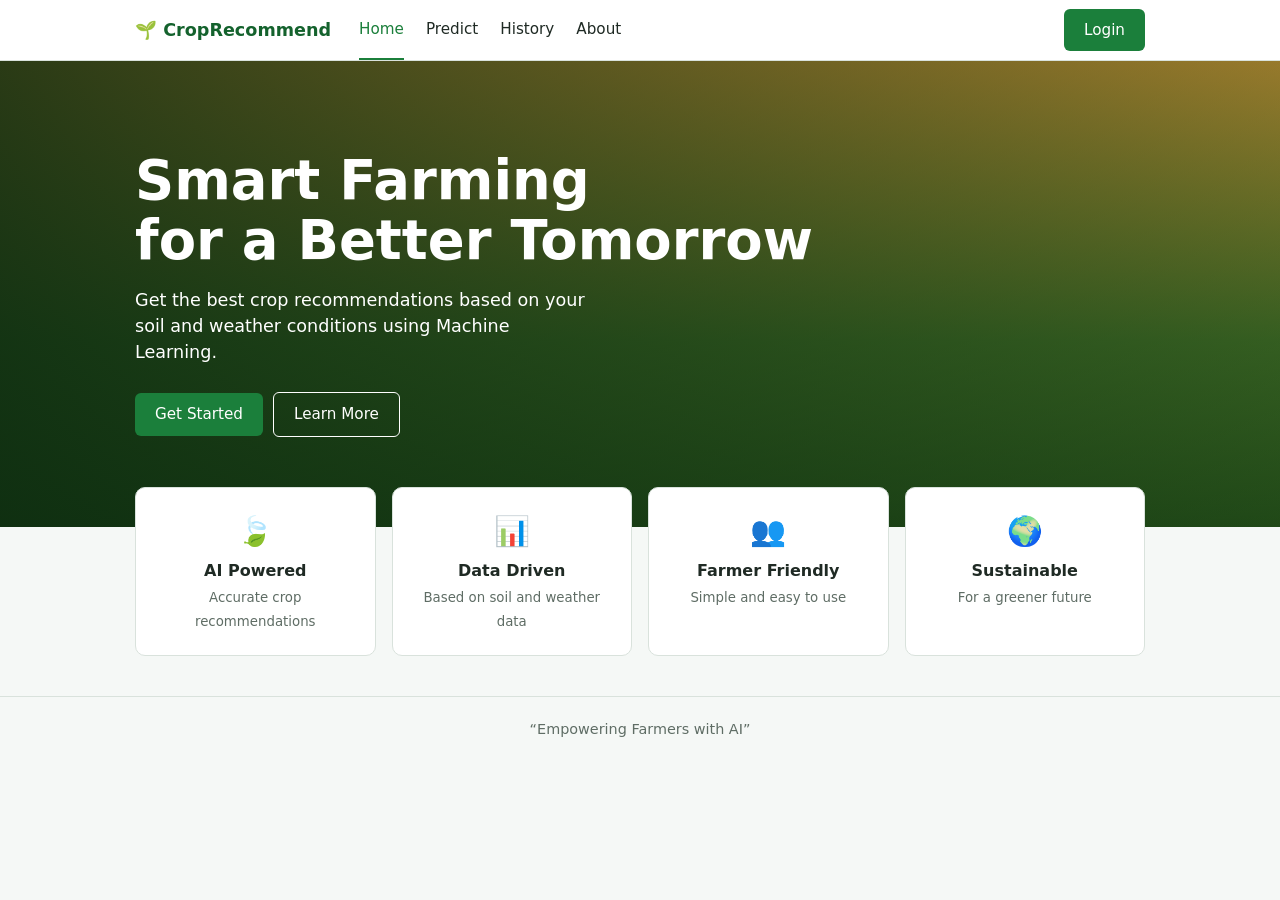
<file: fronthand/crop-recommend-website/crop-recommend-website/index.html>
<!DOCTYPE html>
<html lang="en"><head><meta charset="UTF-8"><meta name="viewport" content="width=device-width,initial-scale=1">
<title>Home | CropRecommend</title><link rel="stylesheet" href="css/style.css"></head>
<body data-page="index"><div id="site-header"></div>
<section class="hero"><div class="wrap"><h1>Smart Farming<br>for a Better Tomorrow</h1>
<p>Get the best crop recommendations based on your soil and weather conditions using Machine Learning.</p>
<a class="btn" href="predict.html">Get Started</a><a class="btn line" href="about.html">Learn More</a></div></section>
<main class="wrap"><div class="feats">
<div class="card"><div class="ico">🍃</div><b>AI Powered</b><small>Accurate crop recommendations</small></div>
<div class="card"><div class="ico">📊</div><b>Data Driven</b><small>Based on soil and weather data</small></div>
<div class="card"><div class="ico">👥</div><b>Farmer Friendly</b><small>Simple and easy to use</small></div>
<div class="card"><div class="ico">🌍</div><b>Sustainable</b><small>For a greener future</small></div></div></main>
<div id="site-footer"></div>
<script src="js/config.js"></script><script src="js/api.js"></script><script src="js/main.js"></script></body></html>
</file>
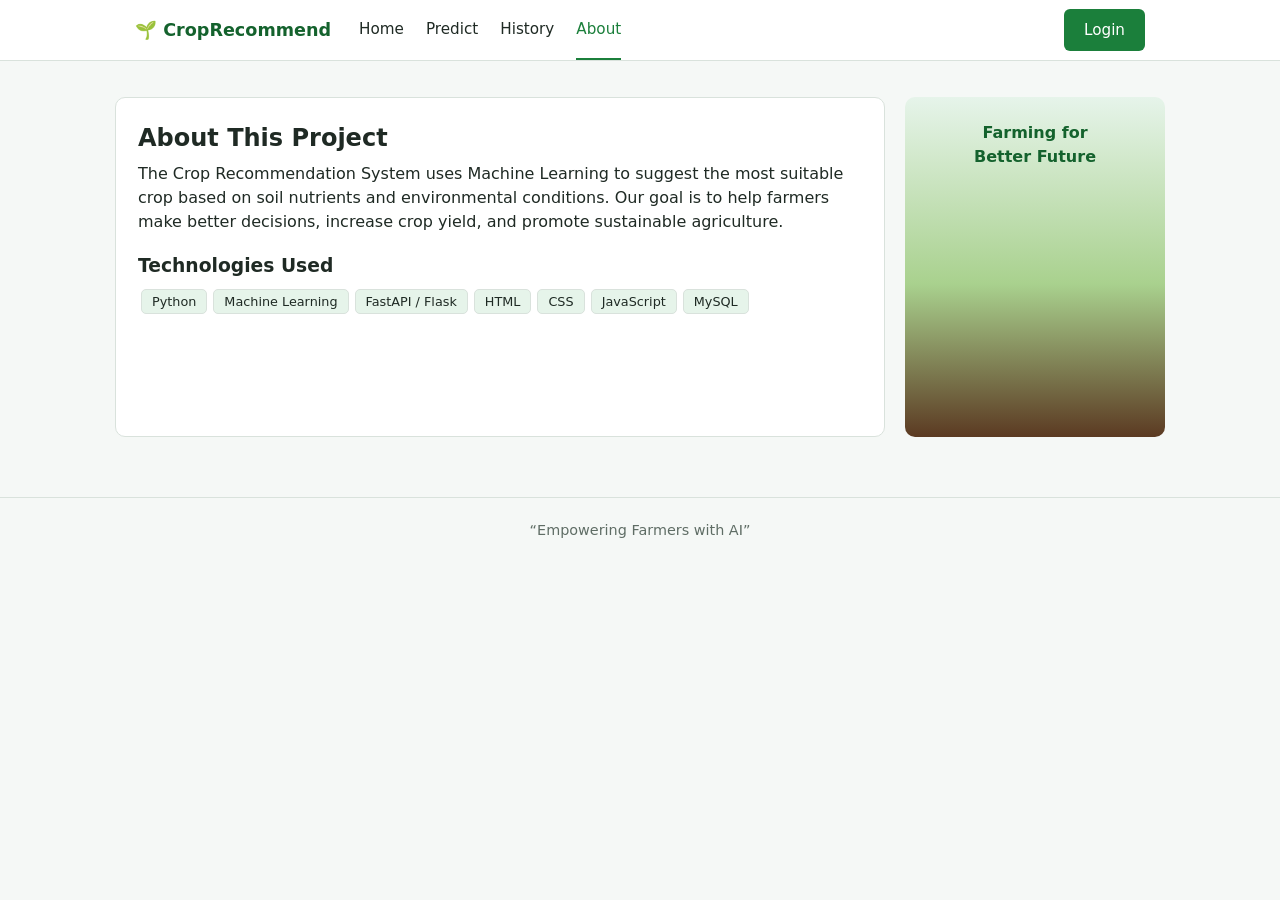
<file: fronthand/crop-recommend-website/crop-recommend-website/about.html>
<!DOCTYPE html>
<html lang="en"><head><meta charset="UTF-8"><meta name="viewport" content="width=device-width,initial-scale=1">
<title>About | CropRecommend</title><link rel="stylesheet" href="css/style.css"></head>
<body data-page="about"><div id="site-header"></div>
<main class="wrap page"><div class="split"><div class="card"><h2>About This Project</h2>
<p>The Crop Recommendation System uses Machine Learning to suggest the most suitable crop based on soil nutrients and environmental conditions. Our goal is to help farmers make better decisions, increase crop yield, and promote sustainable agriculture.</p>
<h3 style="margin:18px 0 6px">Technologies Used</h3>
<div class="tags"><span>Python</span><span>Machine Learning</span><span>FastAPI / Flask</span><span>HTML</span><span>CSS</span><span>JavaScript</span><span>MySQL</span></div></div>
<aside class="side">Farming for<br>Better Future</aside></div></main>
<div id="site-footer"></div>
<script src="js/config.js"></script><script src="js/api.js"></script><script src="js/main.js"></script></body></html>
</file>
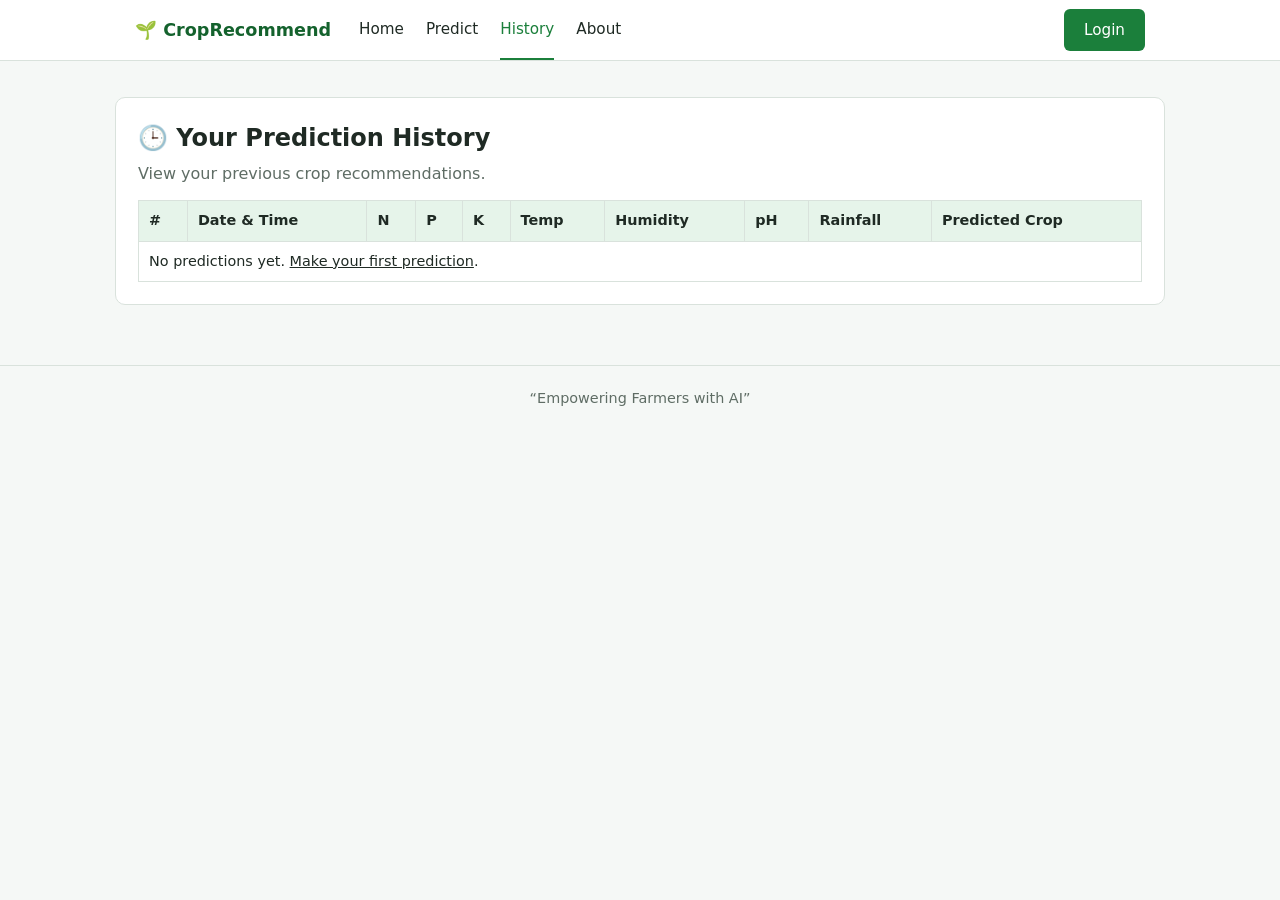
<file: fronthand/crop-recommend-website/crop-recommend-website/history.html>
<!DOCTYPE html>
<html lang="en"><head><meta charset="UTF-8"><meta name="viewport" content="width=device-width,initial-scale=1">
<title>History | CropRecommend</title><link rel="stylesheet" href="css/style.css"></head>
<body data-page="history"><div id="site-header"></div>
<main class="wrap page"><div class="card"><h2>🕒 Your Prediction History</h2>
<p class="mut" style="margin-bottom:14px">View your previous crop recommendations.</p>
<div class="scroll"><table><thead><tr><th>#</th><th>Date &amp; Time</th><th>N</th><th>P</th><th>K</th><th>Temp</th><th>Humidity</th><th>pH</th><th>Rainfall</th><th>Predicted Crop</th></tr></thead>
<tbody id="rows"></tbody></table></div></div></main>
<div id="site-footer"></div>
<script src="js/config.js"></script><script src="js/api.js"></script><script src="js/main.js"></script></body></html>
</file>
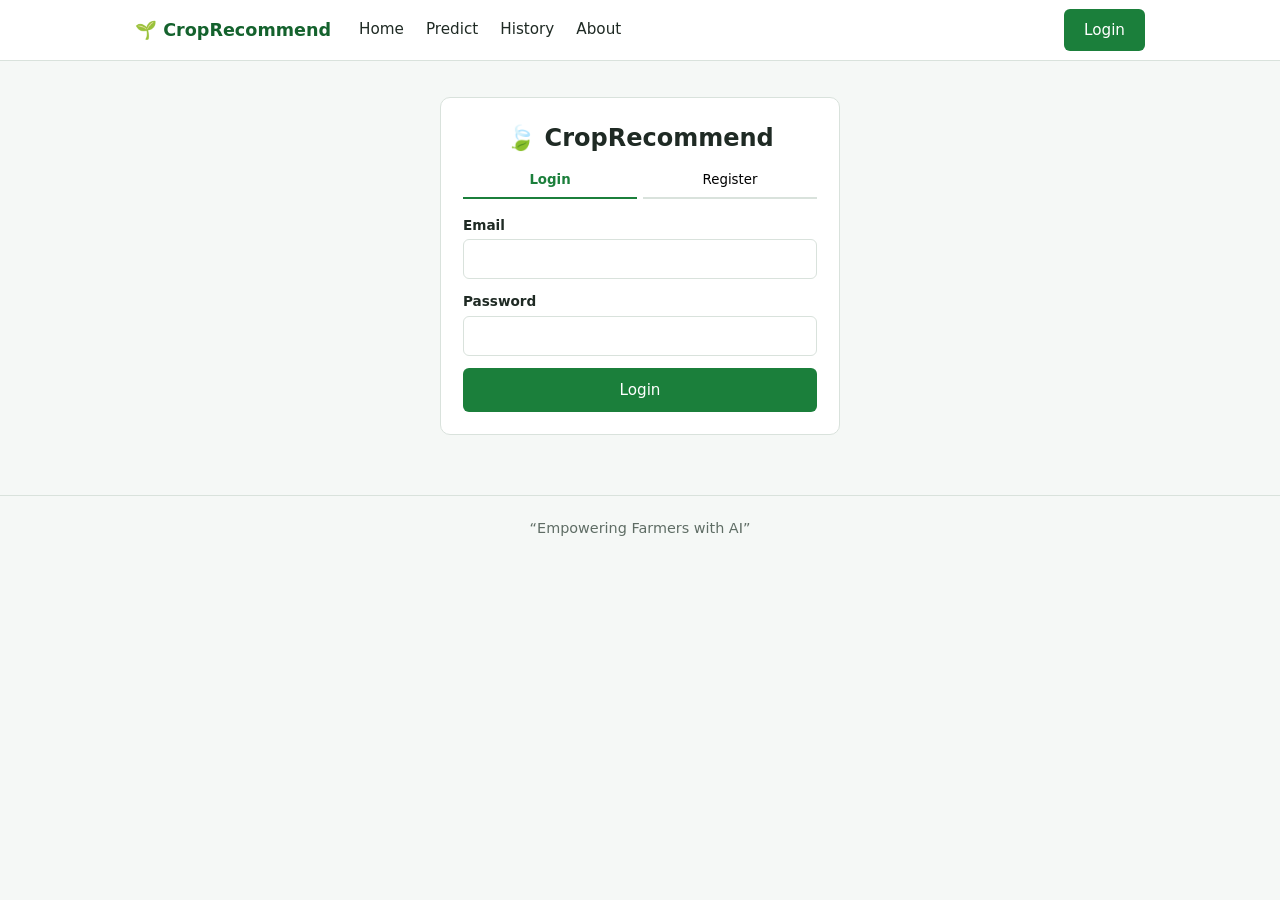
<file: fronthand/crop-recommend-website/crop-recommend-website/login.html>
<!DOCTYPE html>
<html lang="en"><head><meta charset="UTF-8"><meta name="viewport" content="width=device-width,initial-scale=1">
<title>Login | CropRecommend</title><link rel="stylesheet" href="css/style.css"></head>
<body data-page="login"><div id="site-header"></div>
<main class="wrap page"><div class="card auth"><h2 class="center">🍃 CropRecommend</h2>
<div class="tabs"><button class="on" data-m="Login" type="button">Login</button><button data-m="Register" type="button">Register</button></div>
<form id="auth"><label for="email">Email</label><input id="email" type="email" required>
<label for="pw">Password</label><input id="pw" type="password" required minlength="6">
<button class="btn block" id="auth-btn" type="submit">Login</button></form></div></main>
<div id="site-footer"></div>
<script src="js/config.js"></script><script src="js/api.js"></script><script src="js/main.js"></script></body></html>
</file>
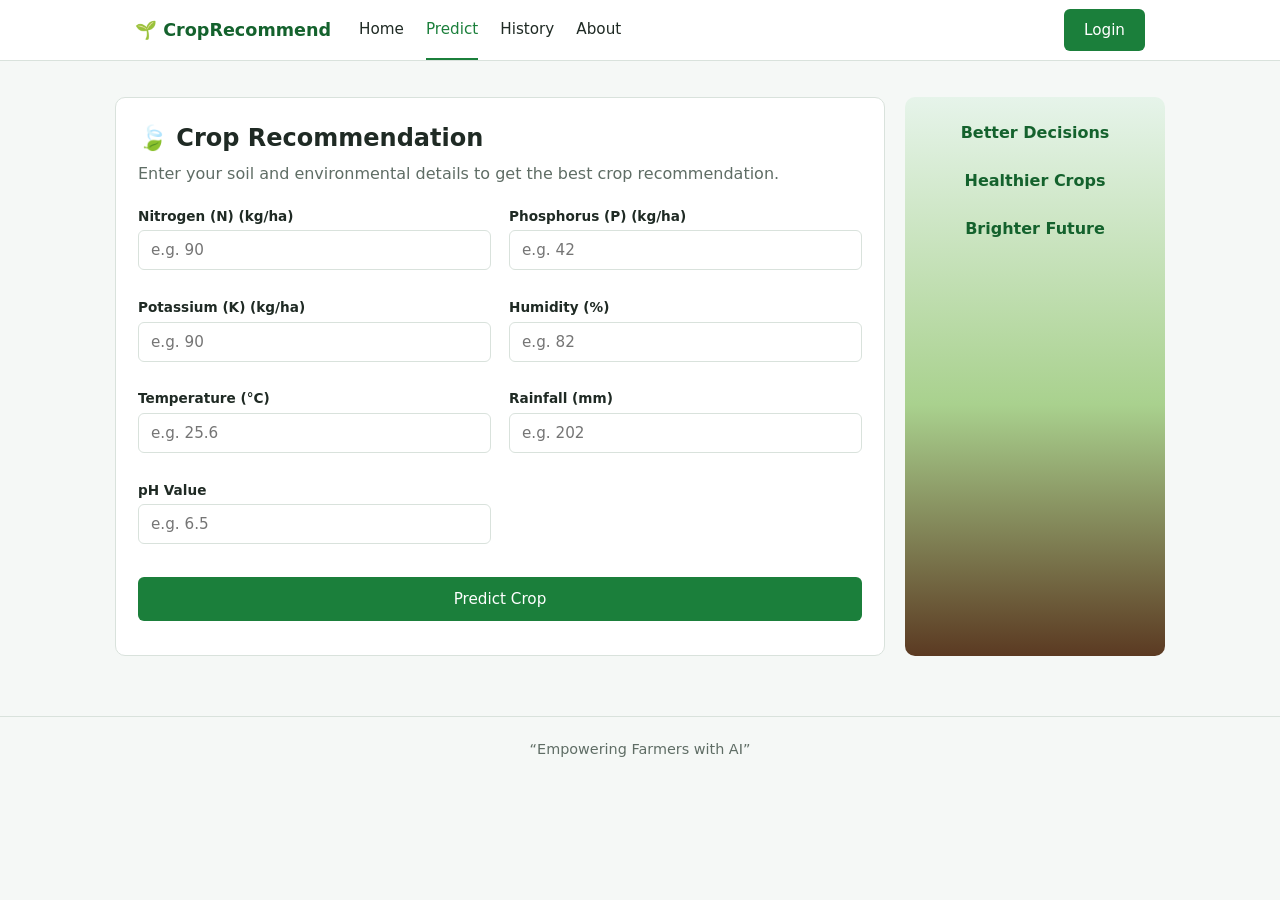
<file: fronthand/crop-recommend-website/crop-recommend-website/predict.html>
<!DOCTYPE html>
<html lang="en"><head><meta charset="UTF-8"><meta name="viewport" content="width=device-width,initial-scale=1">
<title>Predict | CropRecommend</title><link rel="stylesheet" href="css/style.css"></head>
<body data-page="predict"><div id="site-header"></div>
<main class="wrap page"><div class="split"><div class="card">
<h2>🍃 Crop Recommendation</h2><p class="mut">Enter your soil and environmental details to get the best crop recommendation.</p>
<form id="form" novalidate><div class="grid2" id="fields"></div>
<button class="btn block" id="go" type="submit">Predict Crop</button><p id="msg" role="alert"></p></form></div>
<aside class="side">Better Decisions<br><br>Healthier Crops<br><br>Brighter Future</aside></div></main>
<div id="site-footer"></div>
<script src="js/config.js"></script><script src="js/api.js"></script><script src="js/main.js"></script></body></html>
</file>
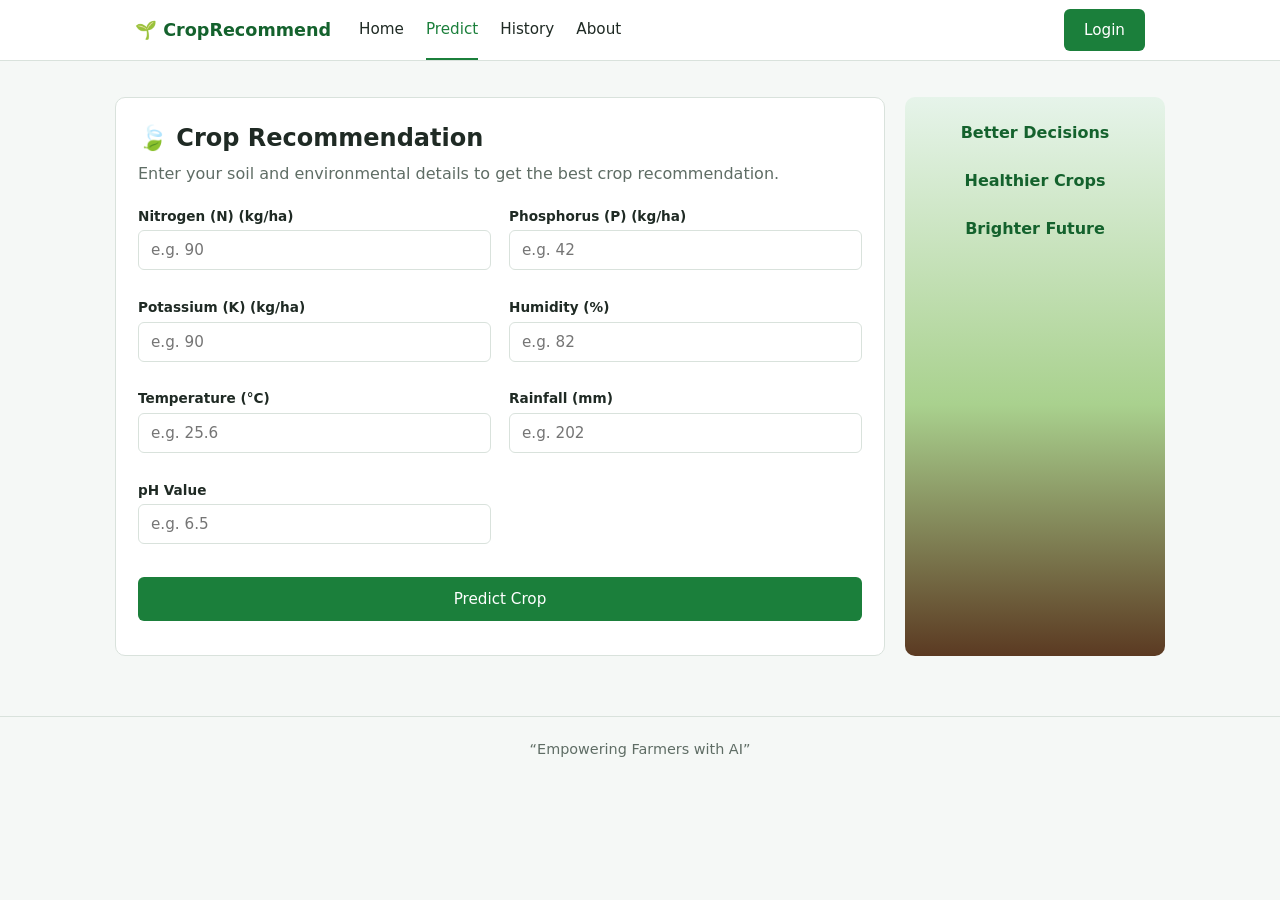
<file: fronthand/crop-recommend-website/crop-recommend-website/result.html>
<!DOCTYPE html>
<html lang="en"><head><meta charset="UTF-8"><meta name="viewport" content="width=device-width,initial-scale=1">
<title>Result | CropRecommend</title><link rel="stylesheet" href="css/style.css"></head>
<body data-page="result"><div id="site-header"></div>
<main class="wrap page"><div class="card center">
<h2>✅ Recommended Crop</h2><div class="crop" id="crop">…</div>
<p class="mut">This crop is well-suited for your soil and weather conditions.</p>
<div class="crop-ico" id="crop-ico"></div>
<h3 style="text-align:left;margin:16px 0 8px">Input Summary</h3>
<div class="scroll"><table><tbody id="summary"></tbody></table></div><br>
<a class="btn" href="predict.html">Try Another Prediction</a></div></main>
<div id="site-footer"></div>
<script src="js/config.js"></script><script src="js/api.js"></script><script src="js/main.js"></script></body></html>
</file>
<file: fronthand/crop-recommend-website/crop-recommend-website/css/style.css>
:root{--g:#1b7f3b;--gd:#14622d;--gl:#e6f4ea;--ink:#1f2a24;--mut:#5f6d65;--bd:#d9e2dc;--bg:#f5f8f6;--r:10px}
*{box-sizing:border-box;margin:0;padding:0}
body{font-family:"Segoe UI",system-ui,sans-serif;color:var(--ink);background:var(--bg);line-height:1.5}
a{color:inherit;text-decoration:none}
:focus-visible{outline:3px solid #f2b705;outline-offset:2px}
.wrap{max-width:1050px;margin:0 auto;padding:0 20px}
header{background:#fff;border-bottom:1px solid var(--bd);position:sticky;top:0;z-index:5}
header .wrap{display:flex;align-items:center;gap:28px;height:60px}
.brand{font-weight:700;color:var(--gd);font-size:1.1rem}
nav{display:flex;gap:22px;flex:1}
nav a{padding:18px 0;font-size:.95rem;border-bottom:2px solid transparent}
nav a.active{color:var(--g);border-color:var(--g)}
.btn{display:inline-block;background:var(--g);color:#fff;border:0;border-radius:6px;padding:10px 20px;font-size:.95rem;cursor:pointer;font-family:inherit}
.btn:hover{background:var(--gd)}
.btn:disabled{opacity:.6;cursor:wait}
.btn.line{background:transparent;border:1.5px solid #fff}
.btn.block{width:100%;padding:13px}
.hero{background:linear-gradient(90deg,rgba(10,40,15,.85),rgba(10,40,15,.35)),linear-gradient(180deg,#e3a53b,#4b7a2a 60%,#2c5a1c);color:#fff;padding:90px 0}
.hero h1{font-size:clamp(2rem,5vw,3.4rem);line-height:1.1;margin-bottom:16px}
.hero p{max-width:460px;margin-bottom:26px;font-size:1.1rem}
.hero .btn+.btn{margin-left:10px}
.feats{display:grid;grid-template-columns:repeat(auto-fit,minmax(200px,1fr));gap:16px;margin:-40px auto 40px;position:relative}
.card{background:#fff;border:1px solid var(--bd);border-radius:var(--r);padding:22px}
.feats .card{text-align:center}
.feats b{display:block;margin:6px 0 2px}
.feats small,.mut{color:var(--mut)}
.ico{font-size:1.8rem}
.page{padding:36px 0 60px}
.split{display:grid;grid-template-columns:1fr 260px;gap:20px}
.side{background:linear-gradient(180deg,var(--gl),#a9d18e 55%,#5b3a22);border-radius:var(--r);text-align:center;padding:24px 10px;font-weight:600;color:var(--gd);min-height:340px}
h2{margin-bottom:6px}
.grid2{display:grid;grid-template-columns:1fr 1fr;gap:14px 18px;margin:20px 0}
label{font-size:.85rem;font-weight:600;display:block;margin-bottom:4px}
input{width:100%;padding:10px 12px;border:1px solid var(--bd);border-radius:6px;font-size:.95rem;font-family:inherit}
.err{color:#b3261e;font-size:.8rem;min-height:1em}
#msg{margin-top:12px;color:#b3261e}
.center{text-align:center}
.crop{background:var(--gl);border-radius:var(--r);font-size:2.6rem;font-weight:700;padding:14px;margin:14px 0}
.crop-ico{font-size:5rem}
table{width:100%;border-collapse:collapse;font-size:.9rem}
th,td{border:1px solid var(--bd);padding:9px 10px;text-align:left}
th{background:var(--gl)}
.scroll{overflow-x:auto}
.tags span{display:inline-block;background:var(--gl);border:1px solid var(--bd);border-radius:5px;padding:2px 10px;margin:3px;font-size:.8rem}
.tabs{display:flex;gap:6px;margin-bottom:16px}
.tabs button{flex:1;padding:10px;border:0;border-bottom:2px solid var(--bd);background:none;cursor:pointer;font-family:inherit}
.tabs button.on{border-color:var(--g);color:var(--g);font-weight:600}
.auth{max-width:400px;margin:0 auto}.auth input{margin-bottom:12px}
footer{text-align:center;padding:22px;color:var(--mut);font-size:.9rem;border-top:1px solid var(--bd)}
@media(max-width:720px){.split{grid-template-columns:1fr}.side{display:none}.grid2{grid-template-columns:1fr}nav{gap:12px}}
</file>
